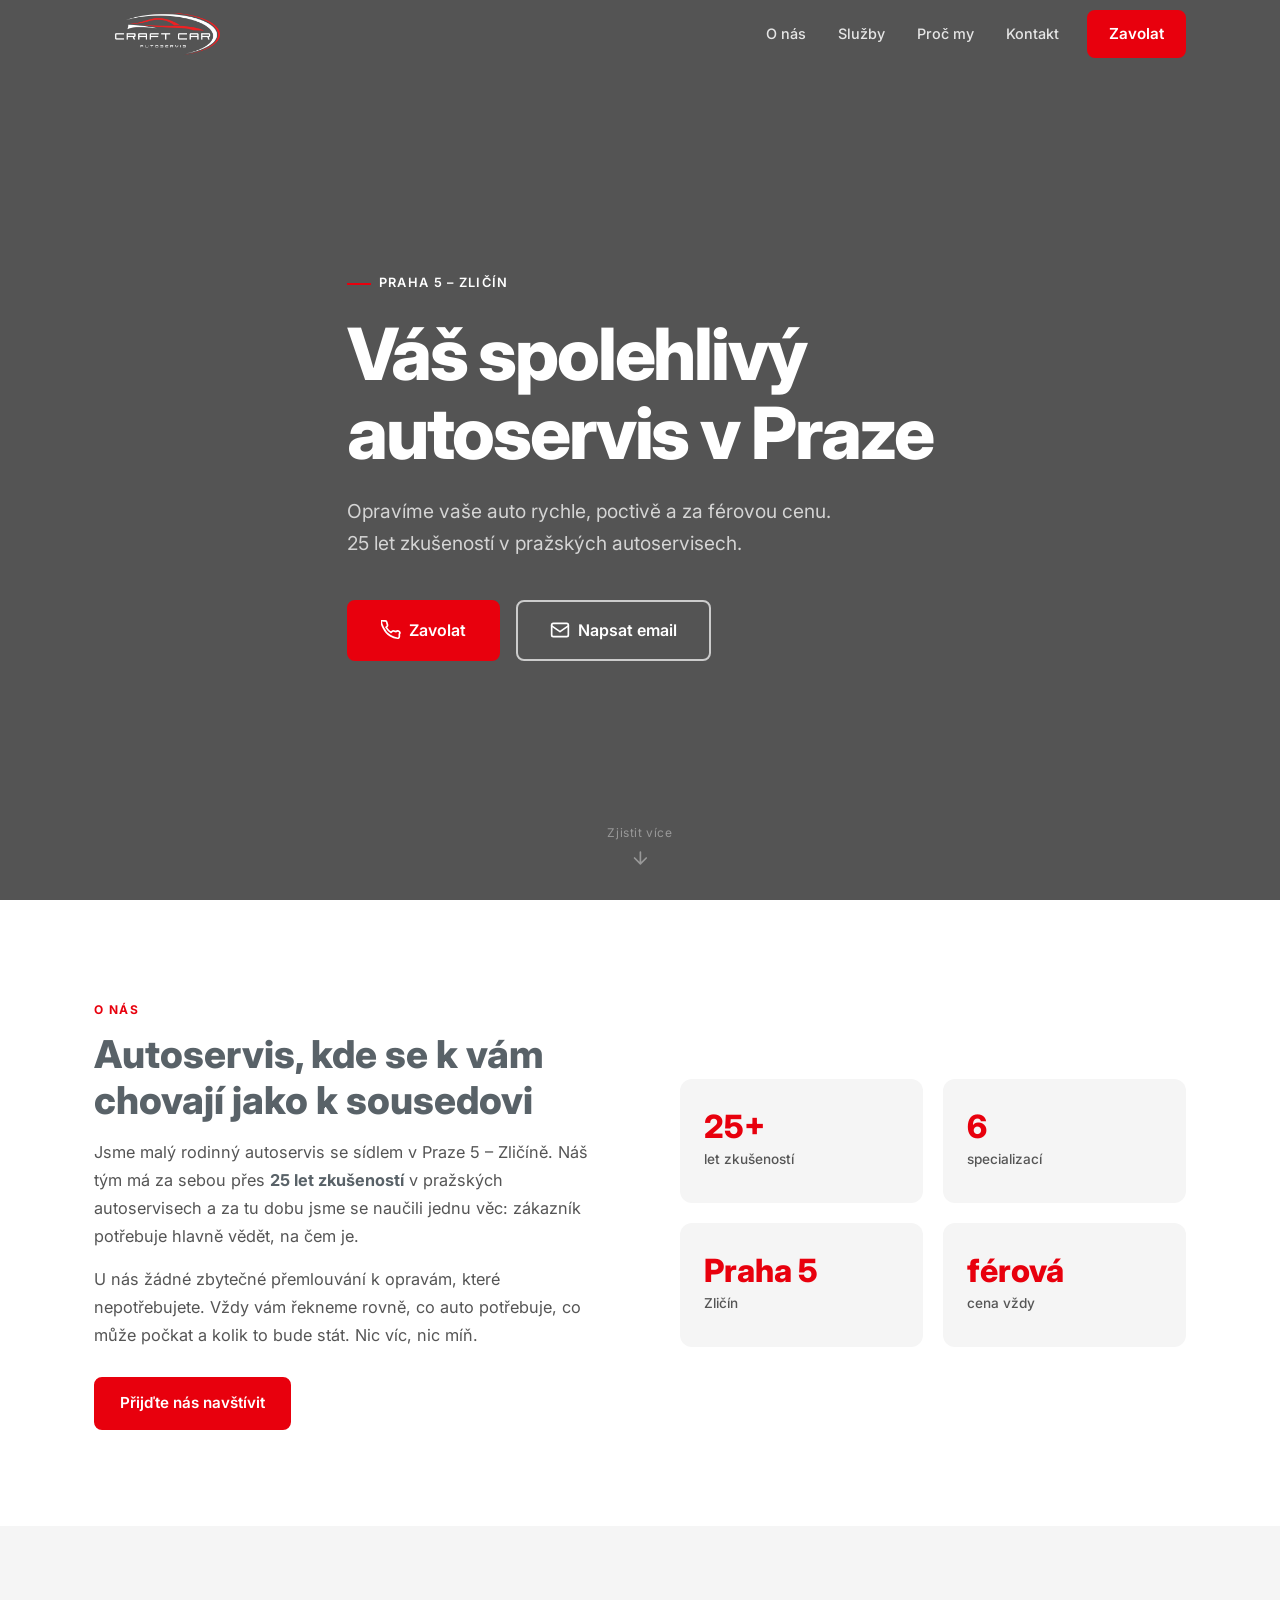
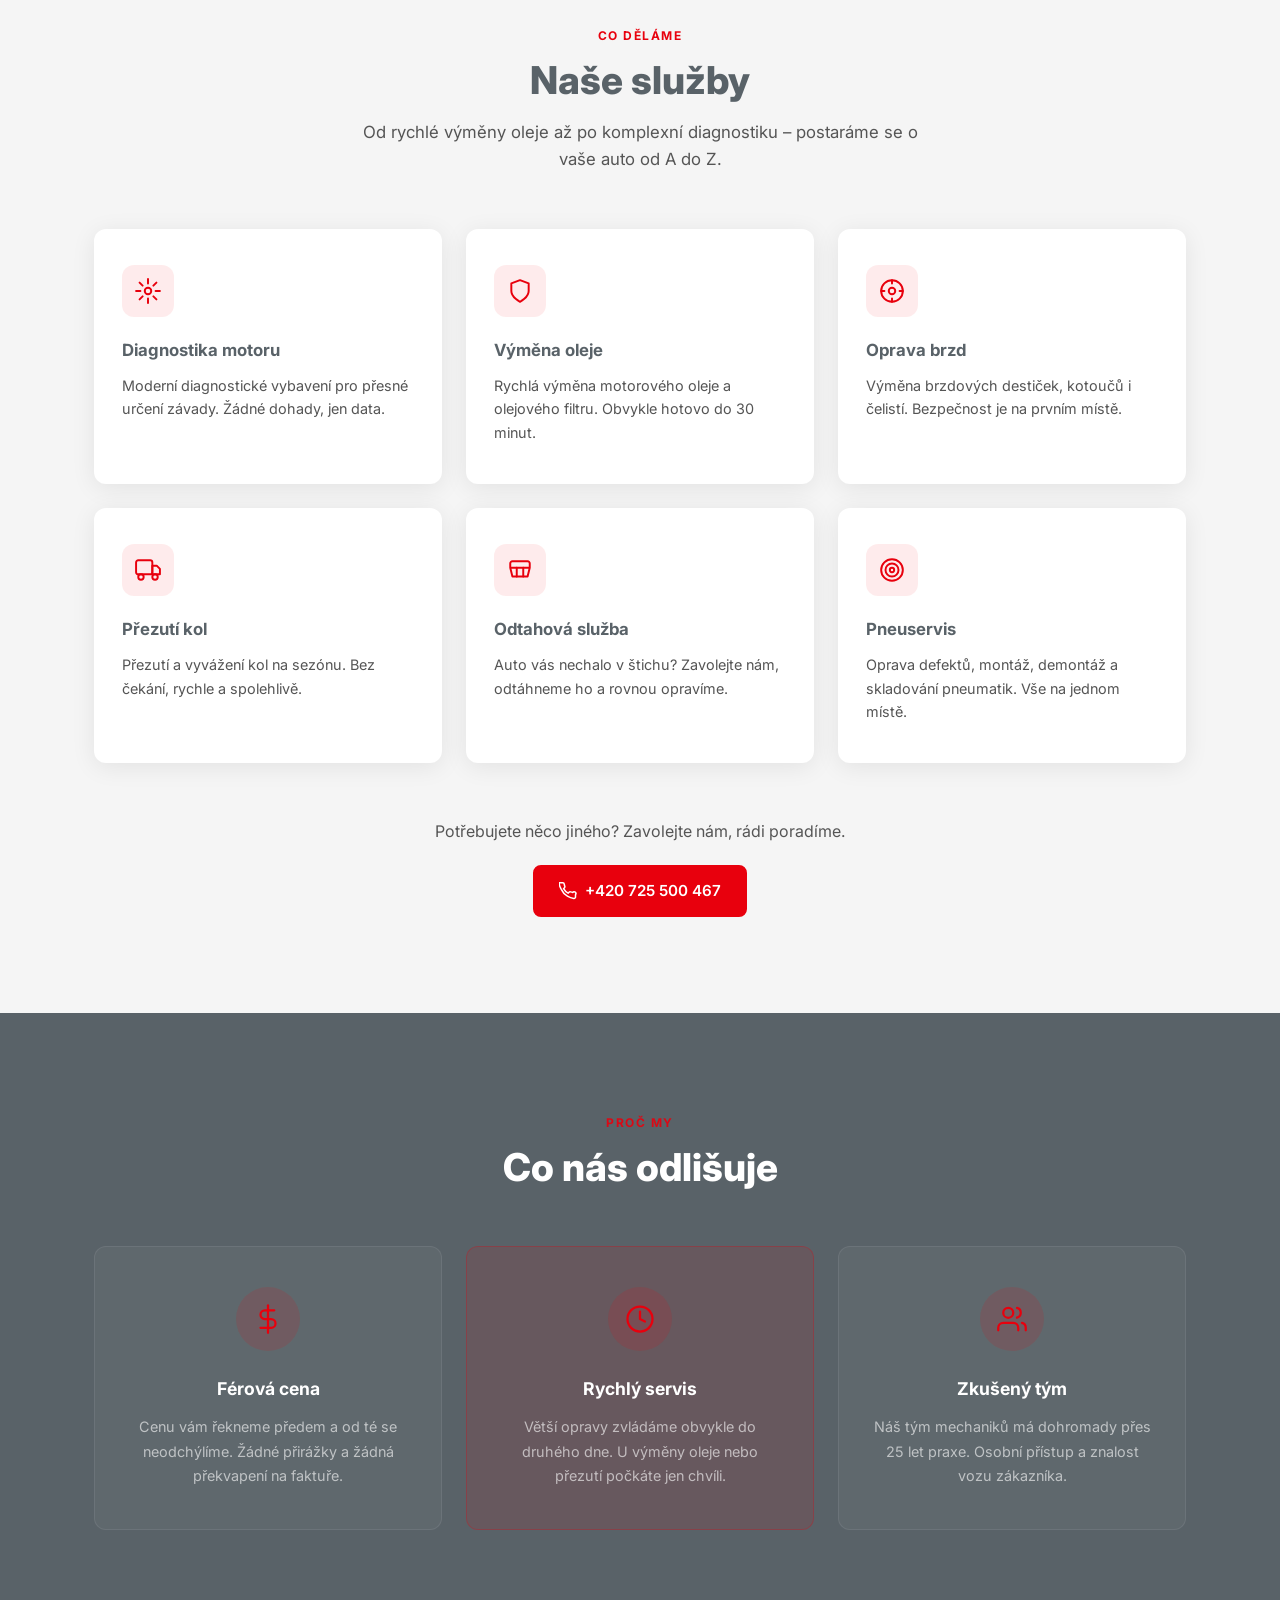
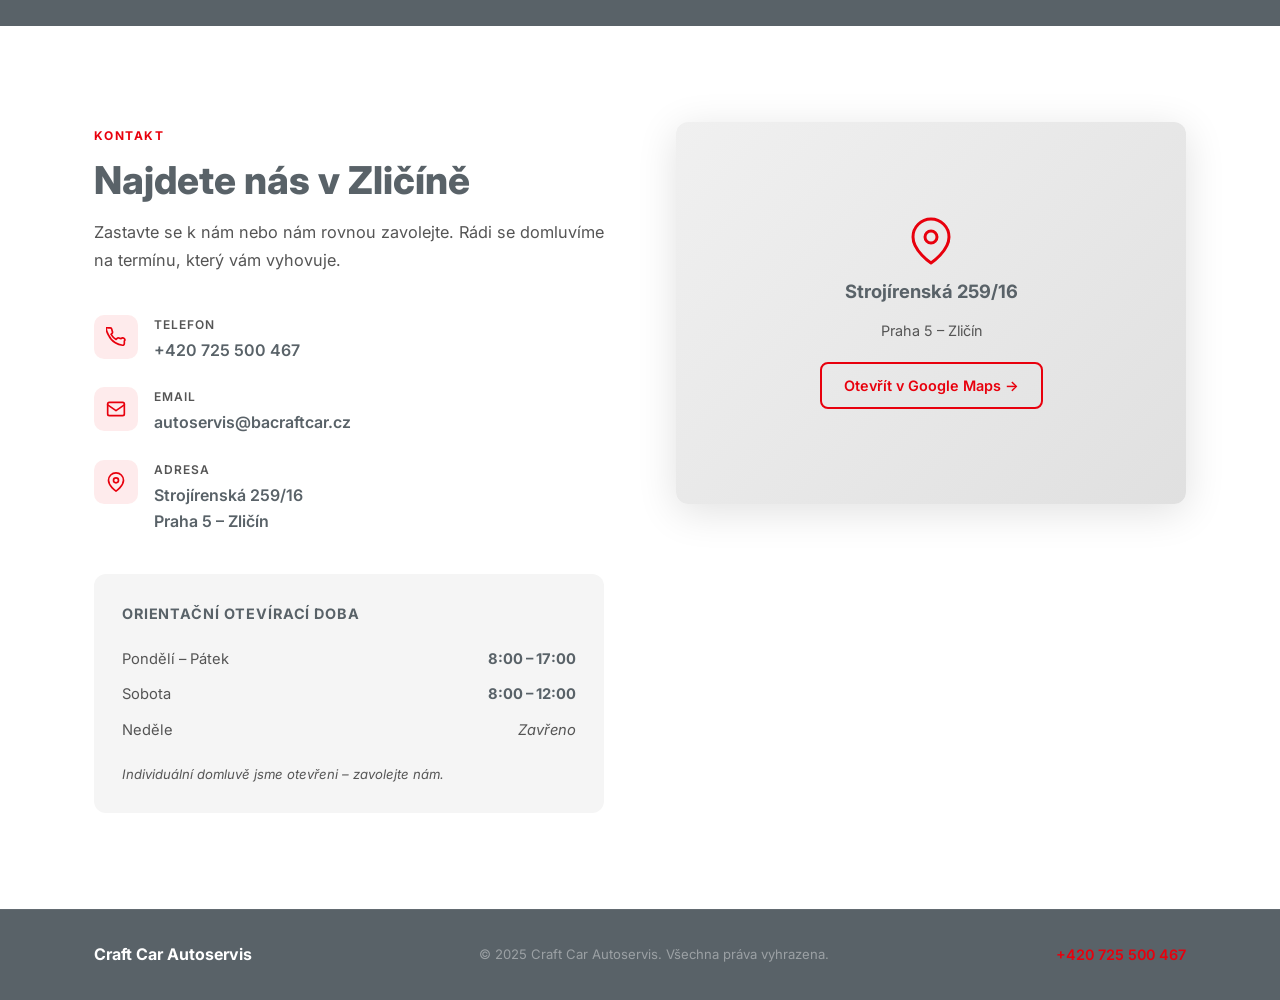
<file: index.html>
<!DOCTYPE html>
<html lang="cs">
<head>
  <meta charset="UTF-8" />
  <meta name="viewport" content="width=device-width, initial-scale=1.0" />
  <meta name="description" content="Craft Car Autoservis Praha 5 – Zličín. Diagnostika, opravy, přezutí, pneuservis. 25 let zkušeností. Zavolejte +420 725 500 467." />
  <title>Craft Car Autoservis | Praha 5 – Zličín</title>
  <link rel="stylesheet" href="assets/css/style.css" />
  <link rel="preconnect" href="https://fonts.googleapis.com" />
  <link rel="preconnect" href="https://fonts.gstatic.com" crossorigin />
  <link href="https://fonts.googleapis.com/css2?family=Inter:wght@400;500;600;700;800&display=swap" rel="stylesheet" />
</head>
<body>

  <!-- NAVIGACE -->
  <header class="header" id="header">
    <nav class="nav container">
      <a href="#hero" class="nav__logo"><img src="assets/img/logo.png" alt="Craft Car" height="140" style="width:auto;background:transparent;"></a>
      <button class="nav__toggle" id="navToggle" aria-label="Otevřít menu">
        <span></span><span></span><span></span>
      </button>
      <ul class="nav__links" id="navLinks">
        <li><a href="#o-nas" class="nav__link">O nás</a></li>
        <li><a href="#sluzby" class="nav__link">Služby</a></li>
        <li><a href="#proc-my" class="nav__link">Proč my</a></li>
        <li><a href="#kontakt" class="nav__link">Kontakt</a></li>
        <li>
          <a href="tel:+420725500467" class="btn btn--red nav__cta">Zavolat</a>
        </li>
      </ul>
    </nav>
  </header>

  <main>

    <!-- HERO -->
    <section class="hero" id="hero">
      <div class="hero__overlay"></div>
      <div class="container hero__content">
        <span class="hero__label">Praha 5 – Zličín</span>
        <h1 class="hero__title">Váš spolehlivý<br />autoservis v Praze</h1>
        <p class="hero__sub">Opravíme vaše auto rychle, poctivě a za férovou cenu.<br />25 let zkušeností v pražských autoservisech.</p>
        <div class="hero__actions">
          <a href="tel:+420725500467" class="btn btn--red btn--lg">
            <svg width="20" height="20" viewBox="0 0 24 24" fill="none" stroke="currentColor" stroke-width="2" stroke-linecap="round" stroke-linejoin="round"><path d="M22 16.92v3a2 2 0 01-2.18 2 19.79 19.79 0 01-8.63-3.07A19.5 19.5 0 013.07 9.81a19.79 19.79 0 01-3.07-8.72A2 2 0 012 1h3a2 2 0 012 1.72c.127.96.361 1.903.7 2.81a2 2 0 01-.45 2.11L6.09 8.91a16 16 0 006 6l1.27-1.27a2 2 0 012.11-.45c.907.339 1.85.573 2.81.7A2 2 0 0122 16.92z"/></svg>
            Zavolat
          </a>
          <a href="mailto:autoservis@bacraftcar.cz" class="btn btn--outline btn--lg">
            <svg width="20" height="20" viewBox="0 0 24 24" fill="none" stroke="currentColor" stroke-width="2" stroke-linecap="round" stroke-linejoin="round"><rect x="2" y="4" width="20" height="16" rx="2"/><path d="M22 7l-10 7L2 7"/></svg>
            Napsat email
          </a>
        </div>
      </div>
      <div class="hero__scroll-hint">
        <span>Zjistit více</span>
        <svg width="20" height="20" viewBox="0 0 24 24" fill="none" stroke="currentColor" stroke-width="2" stroke-linecap="round" stroke-linejoin="round"><path d="M12 5v14M5 12l7 7 7-7"/></svg>
      </div>
    </section>

    <!-- O NÁS -->
    <section class="about" id="o-nas">
      <div class="container about__grid">
        <div class="about__text">
          <span class="section-label">O nás</span>
          <h2 class="section-title">Autoservis, kde se k vám chovají jako k sousedovi</h2>
          <p>Jsme malý rodinný autoservis se sídlem v Praze 5 – Zličíně. Náš tým má za sebou přes <strong>25 let zkušeností</strong> v pražských autoservisech a za tu dobu jsme se naučili jednu věc: zákazník potřebuje hlavně vědět, na čem je.</p>
          <p>U nás žádné zbytečné přemlouvání k opravám, které nepotřebujete. Vždy vám řekneme rovně, co auto potřebuje, co může počkat a kolik to bude stát. Nic víc, nic míň.</p>
          <a href="#kontakt" class="btn btn--red">Přijďte nás navštívit</a>
        </div>
        <div class="about__stats">
          <div class="stat-card">
            <span class="stat-card__number">25+</span>
            <span class="stat-card__label">let zkušeností</span>
          </div>
          <div class="stat-card">
            <span class="stat-card__number">6</span>
            <span class="stat-card__label">specializací</span>
          </div>
          <div class="stat-card">
            <span class="stat-card__number">Praha&nbsp;5</span>
            <span class="stat-card__label">Zličín</span>
          </div>
          <div class="stat-card">
            <span class="stat-card__number">férová</span>
            <span class="stat-card__label">cena vždy</span>
          </div>
        </div>
      </div>
    </section>

    <!-- SLUŽBY -->
    <section class="services" id="sluzby">
      <div class="container">
        <div class="section-header">
          <span class="section-label">Co děláme</span>
          <h2 class="section-title">Naše služby</h2>
          <p class="section-desc">Od rychlé výměny oleje až po komplexní diagnostiku – postaráme se o vaše auto od A do Z.</p>
        </div>
        <div class="services__grid">

          <div class="service-card">
            <div class="service-card__icon">
              <svg viewBox="0 0 24 24" fill="none" stroke="currentColor" stroke-width="1.8" stroke-linecap="round" stroke-linejoin="round"><circle cx="12" cy="12" r="3"/><path d="M12 1v4M12 19v4M4.22 4.22l2.83 2.83M16.95 16.95l2.83 2.83M1 12h4M19 12h4M4.22 19.78l2.83-2.83M16.95 7.05l2.83-2.83"/></svg>
            </div>
            <h3 class="service-card__title">Diagnostika motoru</h3>
            <p class="service-card__desc">Moderní diagnostické vybavení pro přesné určení závady. Žádné dohady, jen data.</p>
          </div>

          <div class="service-card">
            <div class="service-card__icon">
              <svg viewBox="0 0 24 24" fill="none" stroke="currentColor" stroke-width="1.8" stroke-linecap="round" stroke-linejoin="round"><path d="M12 22s8-4 8-10V5l-8-3-8 3v7c0 6 8 10 8 10z"/></svg>
            </div>
            <h3 class="service-card__title">Výměna oleje</h3>
            <p class="service-card__desc">Rychlá výměna motorového oleje a olejového filtru. Obvykle hotovo do 30 minut.</p>
          </div>

          <div class="service-card">
            <div class="service-card__icon">
              <svg viewBox="0 0 24 24" fill="none" stroke="currentColor" stroke-width="1.8" stroke-linecap="round" stroke-linejoin="round"><circle cx="12" cy="12" r="10"/><circle cx="12" cy="12" r="3"/><path d="M12 2v3M12 19v3M2 12h3M19 12h3"/></svg>
            </div>
            <h3 class="service-card__title">Oprava brzd</h3>
            <p class="service-card__desc">Výměna brzdových destiček, kotoučů i čelistí. Bezpečnost je na prvním místě.</p>
          </div>

          <div class="service-card">
            <div class="service-card__icon">
              <svg viewBox="0 0 24 24" fill="none" stroke="currentColor" stroke-width="1.8" stroke-linecap="round" stroke-linejoin="round"><rect x="1" y="3" width="15" height="13" rx="2"/><path d="M16 8h4l3 3v5h-7V8z"/><circle cx="5.5" cy="18.5" r="2.5"/><circle cx="18.5" cy="18.5" r="2.5"/></svg>
            </div>
            <h3 class="service-card__title">Přezutí kol</h3>
            <p class="service-card__desc">Přezutí a vyvážení kol na sezónu. Bez čekání, rychle a spolehlivě.</p>
          </div>

          <div class="service-card">
            <div class="service-card__icon">
              <svg viewBox="0 0 24 24" fill="none" stroke="currentColor" stroke-width="1.8" stroke-linecap="round" stroke-linejoin="round"><path d="M21 10H3M21 10V6a2 2 0 00-2-2H5a2 2 0 00-2 2v4M21 10l-2 8H5l-2-8"/><path d="M9 10v8M15 10v8"/></svg>
            </div>
            <h3 class="service-card__title">Odtahová služba</h3>
            <p class="service-card__desc">Auto vás nechalo v štichu? Zavolejte nám, odtáhneme ho a rovnou opravíme.</p>
          </div>

          <div class="service-card">
            <div class="service-card__icon">
              <svg viewBox="0 0 24 24" fill="none" stroke="currentColor" stroke-width="1.8" stroke-linecap="round" stroke-linejoin="round"><circle cx="12" cy="12" r="10"/><circle cx="12" cy="12" r="6"/><circle cx="12" cy="12" r="2"/></svg>
            </div>
            <h3 class="service-card__title">Pneuservis</h3>
            <p class="service-card__desc">Oprava defektů, montáž, demontáž a skladování pneumatik. Vše na jednom místě.</p>
          </div>

        </div>
        <div class="services__cta">
          <p>Potřebujete něco jiného? Zavolejte nám, rádi poradíme.</p>
          <a href="tel:+420725500467" class="btn btn--red">
            <svg width="18" height="18" viewBox="0 0 24 24" fill="none" stroke="currentColor" stroke-width="2" stroke-linecap="round" stroke-linejoin="round"><path d="M22 16.92v3a2 2 0 01-2.18 2 19.79 19.79 0 01-8.63-3.07A19.5 19.5 0 013.07 9.81a19.79 19.79 0 01-3.07-8.72A2 2 0 012 1h3a2 2 0 012 1.72c.127.96.361 1.903.7 2.81a2 2 0 01-.45 2.11L6.09 8.91a16 16 0 006 6l1.27-1.27a2 2 0 012.11-.45c.907.339 1.85.573 2.81.7A2 2 0 0122 16.92z"/></svg>
            +420 725 500 467
          </a>
        </div>
      </div>
    </section>

    <!-- PROČ MY -->
    <section class="why" id="proc-my">
      <div class="container">
        <div class="section-header">
          <span class="section-label">Proč my</span>
          <h2 class="section-title">Co nás odlišuje</h2>
        </div>
        <div class="why__grid">

          <div class="why-card">
            <div class="why-card__icon">
              <svg viewBox="0 0 24 24" fill="none" stroke="currentColor" stroke-width="1.8" stroke-linecap="round" stroke-linejoin="round"><line x1="12" y1="1" x2="12" y2="23"/><path d="M17 5H9.5a3.5 3.5 0 100 7h5a3.5 3.5 0 110 7H6"/></svg>
            </div>
            <h3 class="why-card__title">Férová cena</h3>
            <p class="why-card__desc">Cenu vám řekneme předem a od té se neodchýlíme. Žádné přirážky a žádná překvapení na faktuře.</p>
          </div>

          <div class="why-card why-card--accent">
            <div class="why-card__icon">
              <svg viewBox="0 0 24 24" fill="none" stroke="currentColor" stroke-width="1.8" stroke-linecap="round" stroke-linejoin="round"><circle cx="12" cy="12" r="10"/><polyline points="12 6 12 12 16 14"/></svg>
            </div>
            <h3 class="why-card__title">Rychlý servis</h3>
            <p class="why-card__desc">Větší opravy zvládáme obvykle do druhého dne. U výměny oleje nebo přezutí počkáte jen chvíli.</p>
          </div>

          <div class="why-card">
            <div class="why-card__icon">
              <svg viewBox="0 0 24 24" fill="none" stroke="currentColor" stroke-width="1.8" stroke-linecap="round" stroke-linejoin="round"><path d="M17 21v-2a4 4 0 00-4-4H5a4 4 0 00-4 4v2"/><circle cx="9" cy="7" r="4"/><path d="M23 21v-2a4 4 0 00-3-3.87M16 3.13a4 4 0 010 7.75"/></svg>
            </div>
            <h3 class="why-card__title">Zkušený tým</h3>
            <p class="why-card__desc">Náš tým mechaniků má dohromady přes 25 let praxe. Osobní přístup a znalost vozu zákazníka.</p>
          </div>

        </div>
      </div>
    </section>

    <!-- KONTAKT -->
    <section class="contact" id="kontakt">
      <div class="container contact__grid">

        <div class="contact__info">
          <span class="section-label">Kontakt</span>
          <h2 class="section-title">Najdete nás v Zličíně</h2>
          <p class="contact__intro">Zastavte se k nám nebo nám rovnou zavolejte. Rádi se domluvíme na termínu, který vám vyhovuje.</p>

          <ul class="contact__list">
            <li class="contact__item">
              <div class="contact__item-icon">
                <svg viewBox="0 0 24 24" fill="none" stroke="currentColor" stroke-width="2" stroke-linecap="round" stroke-linejoin="round"><path d="M22 16.92v3a2 2 0 01-2.18 2 19.79 19.79 0 01-8.63-3.07A19.5 19.5 0 013.07 9.81a19.79 19.79 0 01-3.07-8.72A2 2 0 012 1h3a2 2 0 012 1.72c.127.96.361 1.903.7 2.81a2 2 0 01-.45 2.11L6.09 8.91a16 16 0 006 6l1.27-1.27a2 2 0 012.11-.45c.907.339 1.85.573 2.81.7A2 2 0 0122 16.92z"/></svg>
              </div>
              <div>
                <span class="contact__item-label">Telefon</span>
                <a href="tel:+420725500467" class="contact__item-value contact__item-value--link">+420 725 500 467</a>
              </div>
            </li>
            <li class="contact__item">
              <div class="contact__item-icon">
                <svg viewBox="0 0 24 24" fill="none" stroke="currentColor" stroke-width="2" stroke-linecap="round" stroke-linejoin="round"><rect x="2" y="4" width="20" height="16" rx="2"/><path d="M22 7l-10 7L2 7"/></svg>
              </div>
              <div>
                <span class="contact__item-label">Email</span>
                <a href="mailto:autoservis@bacraftcar.cz" class="contact__item-value contact__item-value--link">autoservis@bacraftcar.cz</a>
              </div>
            </li>
            <li class="contact__item">
              <div class="contact__item-icon">
                <svg viewBox="0 0 24 24" fill="none" stroke="currentColor" stroke-width="2" stroke-linecap="round" stroke-linejoin="round"><path d="M21 10c0 7-9 13-9 13S3 17 3 10a9 9 0 0118 0z"/><circle cx="12" cy="10" r="3"/></svg>
              </div>
              <div>
                <span class="contact__item-label">Adresa</span>
                <a href="https://maps.google.com/?q=Strojírenská+259/16,+Praha+5+Zličín" target="_blank" rel="noopener noreferrer" class="contact__item-value contact__item-value--link">
                  Strojírenská 259/16<br />Praha 5 – Zličín
                </a>
              </div>
            </li>
          </ul>

          <div class="opening-hours">
            <h3 class="opening-hours__title">Orientační otevírací doba</h3>
            <table class="opening-hours__table">
              <tbody>
                <tr>
                  <td>Pondělí – Pátek</td>
                  <td><strong>8:00 – 17:00</strong></td>
                </tr>
                <tr>
                  <td>Sobota</td>
                  <td><strong>8:00 – 12:00</strong></td>
                </tr>
                <tr>
                  <td>Neděle</td>
                  <td class="closed">Zavřeno</td>
                </tr>
              </tbody>
            </table>
            <p class="opening-hours__note">Individuální domluvě jsme otevřeni – zavolejte nám.</p>
          </div>
        </div>

        <div class="contact__map">
          <a href="https://maps.google.com/?q=Strojírenská+259/16,+Praha+5+Zličín" target="_blank" rel="noopener noreferrer" class="map-placeholder" aria-label="Otevřít v Google Maps">
            <div class="map-placeholder__inner">
              <svg width="48" height="48" viewBox="0 0 24 24" fill="none" stroke="#E8000D" stroke-width="1.5" stroke-linecap="round" stroke-linejoin="round"><path d="M21 10c0 7-9 13-9 13S3 17 3 10a9 9 0 0118 0z"/><circle cx="12" cy="10" r="3"/></svg>
              <span class="map-placeholder__title">Strojírenská 259/16</span>
              <span class="map-placeholder__sub">Praha 5 – Zličín</span>
              <span class="map-placeholder__cta">Otevřít v Google Maps →</span>
            </div>
          </a>
        </div>

      </div>
    </section>

  </main>

  <!-- FOOTER -->
  <footer class="footer">
    <div class="container footer__inner">
      <span class="footer__logo">Craft Car Autoservis</span>
      <p class="footer__copy">&copy; 2025 Craft Car Autoservis. Všechna práva vyhrazena.</p>
      <a href="tel:+420725500467" class="footer__phone">+420 725 500 467</a>
    </div>
  </footer>

  <script src="assets/js/main.js"></script>
</body>
</html>
</file>
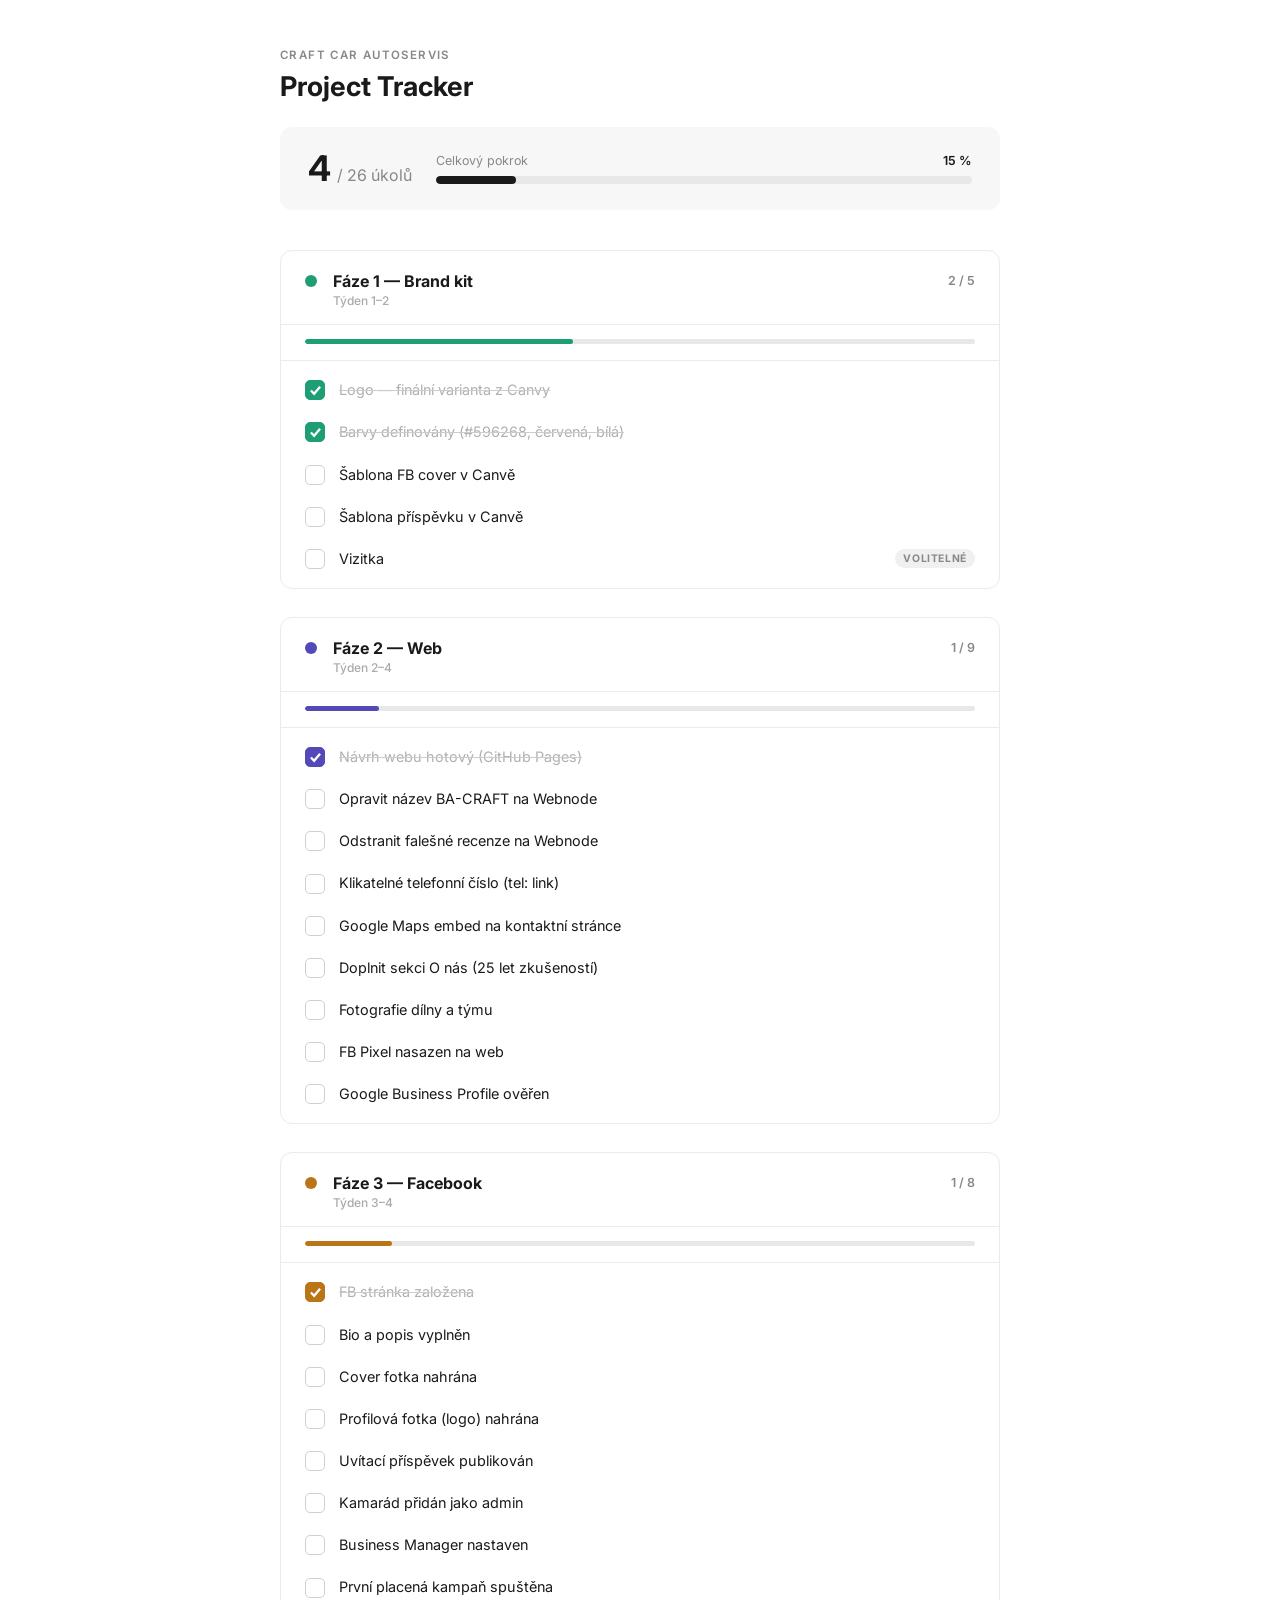
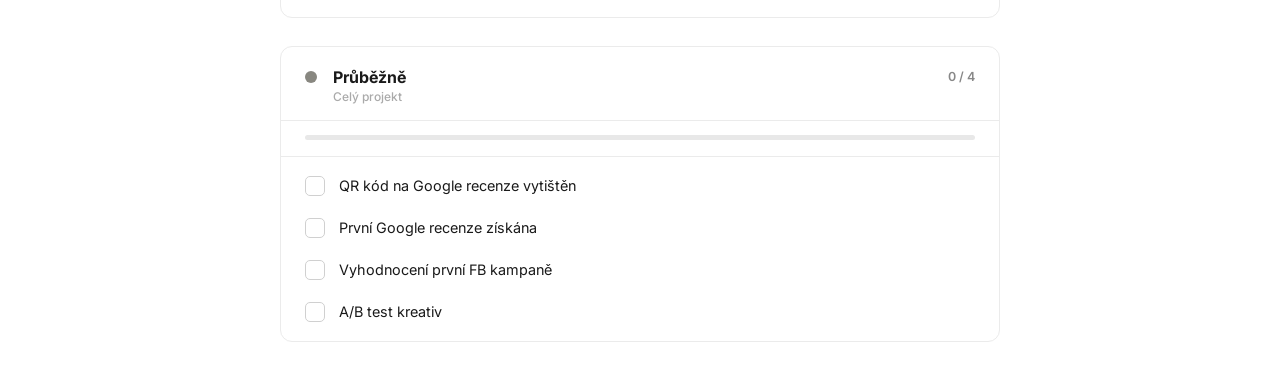
<file: tracker.html>
<!DOCTYPE html>
<html lang="cs">
<head>
  <meta charset="UTF-8" />
  <meta name="viewport" content="width=device-width, initial-scale=1.0" />
  <title>Craft Car — Project Tracker</title>
  <link rel="preconnect" href="https://fonts.googleapis.com" />
  <link href="https://fonts.googleapis.com/css2?family=Inter:wght@400;500;600;700&display=swap" rel="stylesheet" />
  <style>
    *, *::before, *::after { box-sizing: border-box; margin: 0; padding: 0; }

    body {
      font-family: 'Inter', system-ui, sans-serif;
      background: #ffffff;
      color: #1a1a1a;
      min-height: 100vh;
      padding: 48px 24px;
    }

    .wrapper {
      max-width: 720px;
      margin: 0 auto;
    }

    /* HEADER */
    .header {
      margin-bottom: 40px;
    }
    .header__eyebrow {
      font-size: .72rem;
      font-weight: 600;
      letter-spacing: .12em;
      text-transform: uppercase;
      color: #888;
      margin-bottom: 8px;
    }
    .header__title {
      font-size: 1.7rem;
      font-weight: 700;
      color: #1a1a1a;
      margin-bottom: 24px;
    }

    /* TOTAL PROGRESS */
    .total {
      background: #f7f7f7;
      border-radius: 12px;
      padding: 24px 28px;
      display: flex;
      align-items: center;
      gap: 24px;
      flex-wrap: wrap;
    }
    .total__numbers {
      display: flex;
      align-items: baseline;
      gap: 6px;
      flex-shrink: 0;
    }
    .total__done {
      font-size: 2.2rem;
      font-weight: 700;
      color: #1a1a1a;
      line-height: 1;
    }
    .total__of {
      font-size: 1rem;
      color: #888;
    }
    .total__bar-wrap { flex: 1; min-width: 160px; }
    .total__label {
      display: flex;
      justify-content: space-between;
      font-size: .78rem;
      color: #888;
      margin-bottom: 8px;
    }
    .total__pct { font-weight: 600; color: #1a1a1a; }
    .bar {
      height: 8px;
      background: #e8e8e8;
      border-radius: 99px;
      overflow: hidden;
    }
    .bar__fill {
      height: 100%;
      border-radius: 99px;
      transition: width .4s ease;
    }

    /* PHASES */
    .phases { display: flex; flex-direction: column; gap: 28px; margin-top: 36px; }

    .phase {
      border: 1px solid #ebebeb;
      border-radius: 12px;
      overflow: hidden;
    }

    .phase__head {
      padding: 20px 24px 16px;
      display: flex;
      align-items: flex-start;
      gap: 16px;
      border-bottom: 1px solid #ebebeb;
    }
    .phase__dot {
      width: 12px;
      height: 12px;
      border-radius: 50%;
      flex-shrink: 0;
      margin-top: 4px;
    }
    .phase__meta { flex: 1; }
    .phase__name {
      font-size: 1rem;
      font-weight: 700;
      color: #1a1a1a;
      margin-bottom: 2px;
    }
    .phase__period {
      font-size: .75rem;
      color: #aaa;
      font-weight: 500;
    }
    .phase__count {
      font-size: .78rem;
      font-weight: 600;
      color: #888;
      white-space: nowrap;
      margin-top: 2px;
    }

    .phase__bar { padding: 0 24px 16px; border-bottom: 1px solid #ebebeb; padding-top: 14px; }
    .phase__bar .bar { height: 5px; }

    /* TASKS */
    .phase__tasks { padding: 8px 0; }

    .task {
      display: flex;
      align-items: center;
      gap: 14px;
      padding: 11px 24px;
      cursor: pointer;
      transition: background .15s;
      user-select: none;
    }
    .task:hover { background: #fafafa; }

    .task__check {
      width: 20px;
      height: 20px;
      border-radius: 5px;
      border: 1.8px solid #d0d0d0;
      flex-shrink: 0;
      display: flex;
      align-items: center;
      justify-content: center;
      transition: background .15s, border-color .15s;
    }
    .task__check svg {
      width: 11px;
      height: 11px;
      stroke: #fff;
      stroke-width: 2.5;
      display: none;
    }
    .task.done .task__check svg { display: block; }

    .task__label {
      font-size: .9rem;
      color: #1a1a1a;
      line-height: 1.4;
      transition: color .15s;
    }
    .task.done .task__label {
      color: #b0b0b0;
      text-decoration: line-through;
      text-decoration-color: #ccc;
    }

    .task__badge {
      margin-left: auto;
      font-size: .65rem;
      font-weight: 700;
      letter-spacing: .06em;
      text-transform: uppercase;
      padding: 3px 8px;
      border-radius: 99px;
      background: #f0f0f0;
      color: #888;
      white-space: nowrap;
    }
  </style>
</head>
<body>
<div class="wrapper">

  <div class="header">
    <p class="header__eyebrow">Craft Car Autoservis</p>
    <h1 class="header__title">Project Tracker</h1>

    <div class="total">
      <div class="total__numbers">
        <span class="total__done" id="totalDone">0</span>
        <span class="total__of">/ <span id="totalAll">0</span> úkolů</span>
      </div>
      <div class="total__bar-wrap">
        <div class="total__label">
          <span>Celkový pokrok</span>
          <span class="total__pct" id="totalPct">0 %</span>
        </div>
        <div class="bar">
          <div class="bar__fill" id="totalBar" style="width:0%;background:#1a1a1a;"></div>
        </div>
      </div>
    </div>
  </div>

  <div class="phases" id="phases"></div>

</div>
<script>
  const PHASES = [
    {
      id: 'brand',
      name: 'Fáze 1 — Brand kit',
      period: 'Týden 1–2',
      color: '#1D9E75',
      tasks: [
        { id: 'brand-1', label: 'Logo — finální varianta z Canvy',           done: true  },
        { id: 'brand-2', label: 'Barvy definovány (#596268, červená, bílá)', done: true  },
        { id: 'brand-3', label: 'Šablona FB cover v Canvě',                  done: false },
        { id: 'brand-4', label: 'Šablona příspěvku v Canvě',                 done: false },
        { id: 'brand-5', label: 'Vizitka',                                   done: false, optional: true },
      ]
    },
    {
      id: 'web',
      name: 'Fáze 2 — Web',
      period: 'Týden 2–4',
      color: '#534AB7',
      tasks: [
        { id: 'web-1', label: 'Návrh webu hotový (GitHub Pages)',            done: true  },
        { id: 'web-2', label: 'Opravit název BA-CRAFT na Webnode',           done: false },
        { id: 'web-3', label: 'Odstranit falešné recenze na Webnode',        done: false },
        { id: 'web-4', label: 'Klikatelné telefonní číslo (tel: link)',      done: false },
        { id: 'web-5', label: 'Google Maps embed na kontaktní stránce',      done: false },
        { id: 'web-6', label: 'Doplnit sekci O nás (25 let zkušeností)',     done: false },
        { id: 'web-7', label: 'Fotografie dílny a týmu',                     done: false },
        { id: 'web-8', label: 'FB Pixel nasazen na web',                     done: false },
        { id: 'web-9', label: 'Google Business Profile ověřen',              done: false },
      ]
    },
    {
      id: 'fb',
      name: 'Fáze 3 — Facebook',
      period: 'Týden 3–4',
      color: '#BA7517',
      tasks: [
        { id: 'fb-1', label: 'FB stránka založena',                          done: true  },
        { id: 'fb-2', label: 'Bio a popis vyplněn',                          done: false },
        { id: 'fb-3', label: 'Cover fotka nahrána',                          done: false },
        { id: 'fb-4', label: 'Profilová fotka (logo) nahrána',               done: false },
        { id: 'fb-5', label: 'Uvítací příspěvek publikován',                 done: false },
        { id: 'fb-6', label: 'Kamarád přidán jako admin',                    done: false },
        { id: 'fb-7', label: 'Business Manager nastaven',                    done: false },
        { id: 'fb-8', label: 'První placená kampaň spuštěna',                done: false },
      ]
    },
    {
      id: 'ongoing',
      name: 'Průběžně',
      period: 'Celý projekt',
      color: '#888780',
      tasks: [
        { id: 'on-1', label: 'QR kód na Google recenze vytištěn',            done: false },
        { id: 'on-2', label: 'První Google recenze získána',                  done: false },
        { id: 'on-3', label: 'Vyhodnocení první FB kampaně',                 done: false },
        { id: 'on-4', label: 'A/B test kreativ',                             done: false },
      ]
    }
  ];

  const STORAGE_KEY = 'craftcar_tracker_v1';

  function loadState() {
    try { return JSON.parse(localStorage.getItem(STORAGE_KEY)) || {}; } catch { return {}; }
  }
  function saveState(state) {
    localStorage.setItem(STORAGE_KEY, JSON.stringify(state));
  }

  const state = loadState();

  // Apply saved state on top of defaults
  PHASES.forEach(phase => {
    phase.tasks.forEach(task => {
      if (task.id in state) task.done = state[task.id];
    });
  });

  function phaseDone(phase)  { return phase.tasks.filter(t => t.done).length; }
  function phaseTotal(phase) { return phase.tasks.length; }

  function render() {
    const container = document.getElementById('phases');
    container.innerHTML = '';

    let grandDone = 0, grandTotal = 0;

    PHASES.forEach(phase => {
      const done  = phaseDone(phase);
      const total = phaseTotal(phase);
      const pct   = total ? Math.round(done / total * 100) : 0;
      grandDone  += done;
      grandTotal += total;

      const el = document.createElement('div');
      el.className = 'phase';
      el.innerHTML = `
        <div class="phase__head">
          <div class="phase__dot" style="background:${phase.color}"></div>
          <div class="phase__meta">
            <div class="phase__name">${phase.name}</div>
            <div class="phase__period">${phase.period}</div>
          </div>
          <div class="phase__count">${done} / ${total}</div>
        </div>
        <div class="phase__bar">
          <div class="bar">
            <div class="bar__fill" style="width:${pct}%;background:${phase.color};"></div>
          </div>
        </div>
        <div class="phase__tasks">
          ${phase.tasks.map(task => `
            <div class="task${task.done ? ' done' : ''}" data-id="${task.id}">
              <div class="task__check" style="${task.done ? `background:${phase.color};border-color:${phase.color}` : ''}">
                <svg viewBox="0 0 12 10" fill="none"><polyline points="1,5 4.5,8.5 11,1"/></svg>
              </div>
              <span class="task__label">${task.label}</span>
              ${task.optional ? '<span class="task__badge">volitelné</span>' : ''}
            </div>
          `).join('')}
        </div>
      `;

      // Task click handlers
      el.querySelectorAll('.task').forEach(taskEl => {
        taskEl.addEventListener('click', () => {
          const id = taskEl.dataset.id;
          const task = phase.tasks.find(t => t.id === id);
          task.done = !task.done;
          state[id] = task.done;
          saveState(state);
          render();
        });
      });

      container.appendChild(el);
    });

    // Update totals
    const pct = grandTotal ? Math.round(grandDone / grandTotal * 100) : 0;
    document.getElementById('totalDone').textContent = grandDone;
    document.getElementById('totalAll').textContent  = grandTotal;
    document.getElementById('totalPct').textContent  = pct + ' %';
    document.getElementById('totalBar').style.width  = pct + '%';
  }

  render();
</script>
</body>
</html>
</file>
<file: assets/css/style.css>
/* ===========================
   RESET & BASE
   =========================== */
*, *::before, *::after {
  box-sizing: border-box;
  margin: 0;
  padding: 0;
}

:root {
  --red: #E8000D;
  --red-dark: #c0000b;
  --grey: #555555;
  --grey-light: #f5f5f5;
  --grey-mid: #e0e0e0;
  --dark: #596268;
  --white: #ffffff;
  --font: 'Inter', system-ui, -apple-system, sans-serif;
  --radius: 12px;
  --shadow: 0 4px 24px rgba(0,0,0,0.08);
  --shadow-md: 0 8px 40px rgba(0,0,0,0.12);
  --transition: 0.2s ease;
  --nav-height: 68px;
}

html {
  scroll-behavior: smooth;
}

body {
  font-family: var(--font);
  color: var(--dark);
  background: var(--white);
  line-height: 1.6;
  -webkit-font-smoothing: antialiased;
}

img { max-width: 100%; display: block; }

a { text-decoration: none; color: inherit; }

ul { list-style: none; }

/* ===========================
   UTILITIES
   =========================== */
.container {
  max-width: 1140px;
  margin: 0 auto;
  padding: 0 24px;
}

.section-label {
  display: inline-block;
  font-size: 0.75rem;
  font-weight: 700;
  letter-spacing: 0.12em;
  text-transform: uppercase;
  color: var(--red);
  margin-bottom: 12px;
}

.section-title {
  font-size: clamp(1.6rem, 4vw, 2.4rem);
  font-weight: 800;
  color: var(--dark);
  line-height: 1.2;
  margin-bottom: 16px;
}

.section-desc {
  font-size: 1.05rem;
  color: var(--grey);
  max-width: 560px;
  margin: 0 auto;
}

.section-header {
  text-align: center;
  margin-bottom: 56px;
}

/* ===========================
   BUTTONS
   =========================== */
.btn {
  display: inline-flex;
  align-items: center;
  gap: 8px;
  padding: 12px 24px;
  border-radius: 8px;
  font-family: var(--font);
  font-size: 0.95rem;
  font-weight: 600;
  cursor: pointer;
  transition: background var(--transition), color var(--transition), transform var(--transition), box-shadow var(--transition);
  white-space: nowrap;
}

.btn--red {
  background: var(--red);
  color: var(--white);
  border: 2px solid var(--red);
}

.btn--red:hover {
  background: var(--red-dark);
  border-color: var(--red-dark);
  transform: translateY(-1px);
  box-shadow: 0 6px 20px rgba(232,0,13,0.3);
}

.btn--outline {
  background: transparent;
  color: var(--white);
  border: 2px solid rgba(255,255,255,0.7);
}

.btn--outline:hover {
  background: rgba(255,255,255,0.1);
  border-color: var(--white);
}

.btn--lg {
  padding: 16px 32px;
  font-size: 1rem;
}

/* ===========================
   NAVIGATION
   =========================== */
.header {
  position: fixed;
  top: 0;
  left: 0;
  width: 100%;
  z-index: 100;
  background: transparent;
  transition: background 0.3s ease, box-shadow 0.3s ease;
}

.header.scrolled {
  background: var(--dark);
  box-shadow: 0 2px 16px rgba(0,0,0,0.2);
}

.nav {
  display: flex;
  align-items: center;
  height: var(--nav-height);
  gap: 40px;
}

.nav__logo {
  font-size: 1.4rem;
  font-weight: 800;
  color: var(--white);
  letter-spacing: -0.02em;
  flex-shrink: 0;
}

.nav__links {
  display: flex;
  align-items: center;
  gap: 8px;
  margin-left: auto;
}

.nav__link {
  font-size: 0.9rem;
  font-weight: 500;
  color: rgba(255,255,255,0.85);
  padding: 8px 12px;
  border-radius: 6px;
  transition: color var(--transition), background var(--transition);
}

.nav__link:hover {
  color: var(--white);
  background: rgba(255,255,255,0.08);
}

.nav__cta {
  margin-left: 8px;
  padding: 10px 20px;
}

.nav__toggle {
  display: none;
  flex-direction: column;
  justify-content: center;
  gap: 5px;
  background: none;
  border: none;
  cursor: pointer;
  padding: 8px;
  margin-left: auto;
}

.nav__toggle span {
  display: block;
  width: 24px;
  height: 2px;
  background: var(--white);
  border-radius: 2px;
  transition: transform 0.3s ease, opacity 0.3s ease;
}

.nav__toggle.active span:nth-child(1) {
  transform: translateY(7px) rotate(45deg);
}

.nav__toggle.active span:nth-child(2) {
  opacity: 0;
}

.nav__toggle.active span:nth-child(3) {
  transform: translateY(-7px) rotate(-45deg);
}

/* ===========================
   HERO
   =========================== */
.hero {
  position: relative;
  min-height: 100svh;
  display: flex;
  flex-direction: column;
  justify-content: center;
  background: #545454;
  overflow: hidden;
}

.hero__overlay {
  display: none;
}

.hero__content {
  position: relative;
  z-index: 1;
  padding-top: calc(var(--nav-height) + 40px);
  padding-bottom: 80px;
}

.hero__label {
  display: inline-flex;
  align-items: center;
  gap: 8px;
  font-size: 0.8rem;
  font-weight: 600;
  letter-spacing: 0.1em;
  text-transform: uppercase;
  color: var(--white);
  margin-bottom: 20px;
}

.hero__label::before {
  content: '';
  display: block;
  width: 24px;
  height: 2px;
  background: var(--red);
}

.hero__title {
  font-size: clamp(2.4rem, 7vw, 4.5rem);
  font-weight: 800;
  color: var(--white);
  line-height: 1.1;
  letter-spacing: -0.03em;
  margin-bottom: 24px;
}

.hero__sub {
  font-size: clamp(1rem, 2.5vw, 1.2rem);
  color: rgba(255,255,255,0.75);
  max-width: 520px;
  line-height: 1.65;
  margin-bottom: 40px;
}

.hero__actions {
  display: flex;
  flex-wrap: wrap;
  gap: 16px;
  align-items: center;
}

.hero__scroll-hint {
  position: absolute;
  bottom: 32px;
  left: 50%;
  transform: translateX(-50%);
  display: flex;
  flex-direction: column;
  align-items: center;
  gap: 6px;
  color: rgba(255,255,255,0.4);
  font-size: 0.75rem;
  letter-spacing: 0.05em;
  animation: bounce 2s ease-in-out infinite;
}

@keyframes bounce {
  0%, 100% { transform: translateX(-50%) translateY(0); }
  50% { transform: translateX(-50%) translateY(6px); }
}

/* ===========================
   ABOUT
   =========================== */
.about {
  padding: 96px 0;
  background: var(--white);
}

.about__grid {
  display: grid;
  grid-template-columns: 1fr 1fr;
  gap: 80px;
  align-items: center;
}

.about__text p {
  color: var(--grey);
  margin-bottom: 16px;
  font-size: 1.02rem;
  line-height: 1.7;
}

.about__text p strong {
  color: var(--dark);
  font-weight: 700;
}

.about__text .btn {
  margin-top: 12px;
}

.about__stats {
  display: grid;
  grid-template-columns: 1fr 1fr;
  gap: 20px;
}

.stat-card {
  background: var(--grey-light);
  border-radius: var(--radius);
  padding: 32px 24px;
  display: flex;
  flex-direction: column;
  gap: 6px;
  transition: transform var(--transition), box-shadow var(--transition);
}

.stat-card:hover {
  transform: translateY(-2px);
  box-shadow: var(--shadow);
}

.stat-card__number {
  font-size: 2rem;
  font-weight: 800;
  color: var(--red);
  line-height: 1;
}

.stat-card__label {
  font-size: 0.85rem;
  color: var(--grey);
  font-weight: 500;
}

/* ===========================
   SERVICES
   =========================== */
.services {
  padding: 96px 0;
  background: var(--grey-light);
}

.services__grid {
  display: grid;
  grid-template-columns: repeat(3, 1fr);
  gap: 24px;
  margin-bottom: 56px;
}

.service-card {
  background: var(--white);
  border-radius: var(--radius);
  padding: 36px 28px;
  box-shadow: var(--shadow);
  transition: transform var(--transition), box-shadow var(--transition);
  border-bottom: 3px solid transparent;
}

.service-card:hover {
  transform: translateY(-4px);
  box-shadow: var(--shadow-md);
  border-bottom-color: var(--red);
}

.service-card__icon {
  width: 52px;
  height: 52px;
  background: rgba(232,0,13,0.08);
  border-radius: 12px;
  display: flex;
  align-items: center;
  justify-content: center;
  margin-bottom: 20px;
  transition: background var(--transition);
}

.service-card:hover .service-card__icon {
  background: rgba(232,0,13,0.14);
}

.service-card__icon svg {
  width: 26px;
  height: 26px;
  stroke: var(--red);
}

.service-card__title {
  font-size: 1.05rem;
  font-weight: 700;
  margin-bottom: 10px;
  color: var(--dark);
}

.service-card__desc {
  font-size: 0.9rem;
  color: var(--grey);
  line-height: 1.65;
}

.services__cta {
  text-align: center;
  display: flex;
  flex-direction: column;
  align-items: center;
  gap: 20px;
}

.services__cta p {
  color: var(--grey);
  font-size: 1rem;
}

/* ===========================
   WHY US
   =========================== */
.why {
  padding: 96px 0;
  background: var(--dark);
}

.why .section-label {
  color: rgba(232,0,13,0.9);
}

.why .section-title {
  color: var(--white);
}

.why__grid {
  display: grid;
  grid-template-columns: repeat(3, 1fr);
  gap: 24px;
}

.why-card {
  background: rgba(255,255,255,0.04);
  border: 1px solid rgba(255,255,255,0.08);
  border-radius: var(--radius);
  padding: 40px 32px;
  text-align: center;
  transition: background var(--transition), border-color var(--transition), transform var(--transition);
}

.why-card:hover {
  background: rgba(255,255,255,0.07);
  border-color: rgba(255,255,255,0.15);
  transform: translateY(-3px);
}

.why-card--accent {
  background: rgba(232,0,13,0.1);
  border-color: rgba(232,0,13,0.25);
}

.why-card--accent:hover {
  background: rgba(232,0,13,0.15);
  border-color: rgba(232,0,13,0.4);
}

.why-card__icon {
  width: 64px;
  height: 64px;
  background: rgba(232,0,13,0.12);
  border-radius: 50%;
  display: flex;
  align-items: center;
  justify-content: center;
  margin: 0 auto 24px;
}

.why-card__icon svg {
  width: 30px;
  height: 30px;
  stroke: var(--red);
}

.why-card__title {
  font-size: 1.1rem;
  font-weight: 700;
  color: var(--white);
  margin-bottom: 12px;
}

.why-card__desc {
  font-size: 0.9rem;
  color: rgba(255,255,255,0.6);
  line-height: 1.7;
}

/* ===========================
   CONTACT
   =========================== */
.contact {
  padding: 96px 0;
  background: var(--white);
}

.contact__grid {
  display: grid;
  grid-template-columns: 1fr 1fr;
  gap: 72px;
  align-items: start;
}

.contact__intro {
  color: var(--grey);
  font-size: 1.02rem;
  line-height: 1.7;
  margin-bottom: 40px;
}

.contact__list {
  display: flex;
  flex-direction: column;
  gap: 24px;
  margin-bottom: 40px;
}

.contact__item {
  display: flex;
  align-items: flex-start;
  gap: 16px;
}

.contact__item-icon {
  width: 44px;
  height: 44px;
  background: rgba(232,0,13,0.08);
  border-radius: 10px;
  display: flex;
  align-items: center;
  justify-content: center;
  flex-shrink: 0;
}

.contact__item-icon svg {
  width: 20px;
  height: 20px;
  stroke: var(--red);
}

.contact__item-label {
  display: block;
  font-size: 0.75rem;
  font-weight: 600;
  letter-spacing: 0.08em;
  text-transform: uppercase;
  color: var(--grey);
  margin-bottom: 4px;
}

.contact__item-value {
  font-size: 1rem;
  font-weight: 600;
  color: var(--dark);
  line-height: 1.5;
}

.contact__item-value--link {
  transition: color var(--transition);
}

.contact__item-value--link:hover {
  color: var(--red);
}

/* Opening hours */
.opening-hours {
  background: var(--grey-light);
  border-radius: var(--radius);
  padding: 28px;
}

.opening-hours__title {
  font-size: 0.9rem;
  font-weight: 700;
  text-transform: uppercase;
  letter-spacing: 0.06em;
  color: var(--dark);
  margin-bottom: 16px;
}

.opening-hours__table {
  width: 100%;
  border-collapse: collapse;
  font-size: 0.92rem;
}

.opening-hours__table td {
  padding: 6px 0;
  color: var(--grey);
}

.opening-hours__table td:last-child {
  text-align: right;
  color: var(--dark);
}

.opening-hours__table td.closed {
  color: var(--grey);
  font-style: italic;
}

.opening-hours__note {
  margin-top: 16px;
  font-size: 0.82rem;
  color: var(--grey);
  font-style: italic;
}

/* Map placeholder */
.map-placeholder {
  display: block;
  border-radius: var(--radius);
  overflow: hidden;
  box-shadow: var(--shadow-md);
  background: linear-gradient(135deg, #f0f0f0, #e0e0e0);
  aspect-ratio: 4/3;
  position: sticky;
  top: calc(var(--nav-height) + 24px);
  transition: box-shadow var(--transition), transform var(--transition);
}

.map-placeholder:hover {
  box-shadow: 0 12px 48px rgba(0,0,0,0.18);
  transform: translateY(-2px);
}

.map-placeholder__inner {
  height: 100%;
  display: flex;
  flex-direction: column;
  align-items: center;
  justify-content: center;
  gap: 12px;
  padding: 40px;
  text-align: center;
}

.map-placeholder__title {
  font-size: 1.15rem;
  font-weight: 700;
  color: var(--dark);
}

.map-placeholder__sub {
  font-size: 0.9rem;
  color: var(--grey);
}

.map-placeholder__cta {
  margin-top: 8px;
  font-size: 0.9rem;
  font-weight: 600;
  color: var(--red);
  border: 2px solid var(--red);
  padding: 10px 22px;
  border-radius: 8px;
  transition: background var(--transition), color var(--transition);
}

.map-placeholder:hover .map-placeholder__cta {
  background: var(--red);
  color: var(--white);
}

/* ===========================
   FOOTER
   =========================== */
.footer {
  background: var(--dark);
  padding: 32px 0;
  border-top: 1px solid rgba(255,255,255,0.06);
}

.footer__inner {
  display: flex;
  align-items: center;
  justify-content: space-between;
  gap: 16px;
  flex-wrap: wrap;
}

.footer__logo {
  font-size: 1rem;
  font-weight: 700;
  color: var(--white);
}

.footer__copy {
  font-size: 0.82rem;
  color: rgba(255,255,255,0.4);
}

.footer__phone {
  font-size: 0.9rem;
  font-weight: 600;
  color: var(--red);
  transition: color var(--transition);
}

.footer__phone:hover {
  color: #ff2a35;
}

/* ===========================
   RESPONSIVE
   =========================== */
@media (max-width: 1024px) {
  .services__grid {
    grid-template-columns: repeat(2, 1fr);
  }
}

@media (max-width: 900px) {
  .about__grid {
    grid-template-columns: 1fr;
    gap: 48px;
  }

  .about__stats {
    grid-template-columns: repeat(4, 1fr);
  }

  .contact__grid {
    grid-template-columns: 1fr;
    gap: 48px;
  }

  .map-placeholder {
    position: static;
    aspect-ratio: 16/9;
  }

  .why__grid {
    grid-template-columns: 1fr;
    max-width: 480px;
    margin: 0 auto;
  }
}

@media (max-width: 768px) {
  .nav__toggle {
    display: flex;
  }

  .nav__links {
    position: fixed;
    top: var(--nav-height);
    left: 0;
    width: 100%;
    background: var(--dark);
    flex-direction: column;
    align-items: stretch;
    padding: 16px;
    gap: 4px;
    transform: translateY(-110%);
    opacity: 0;
    transition: transform 0.3s ease, opacity 0.3s ease;
    border-top: 1px solid rgba(255,255,255,0.08);
  }

  .nav__links.open {
    transform: translateY(0);
    opacity: 1;
  }

  .nav__link {
    padding: 12px 16px;
    font-size: 1rem;
  }

  .nav__cta {
    margin-left: 0;
    margin-top: 8px;
    justify-content: center;
    padding: 14px 20px;
  }

  .about__stats {
    grid-template-columns: repeat(2, 1fr);
  }

  .services__grid {
    grid-template-columns: 1fr;
  }

  .hero__actions {
    flex-direction: column;
    align-items: flex-start;
  }

  .footer__inner {
    flex-direction: column;
    text-align: center;
  }
}

@media (max-width: 480px) {
  .container {
    padding: 0 16px;
  }

  .about, .services, .why, .contact {
    padding: 72px 0;
  }

  .about__stats {
    grid-template-columns: 1fr 1fr;
  }

  .stat-card {
    padding: 24px 18px;
  }

  .stat-card__number {
    font-size: 1.6rem;
  }
}
</file>
